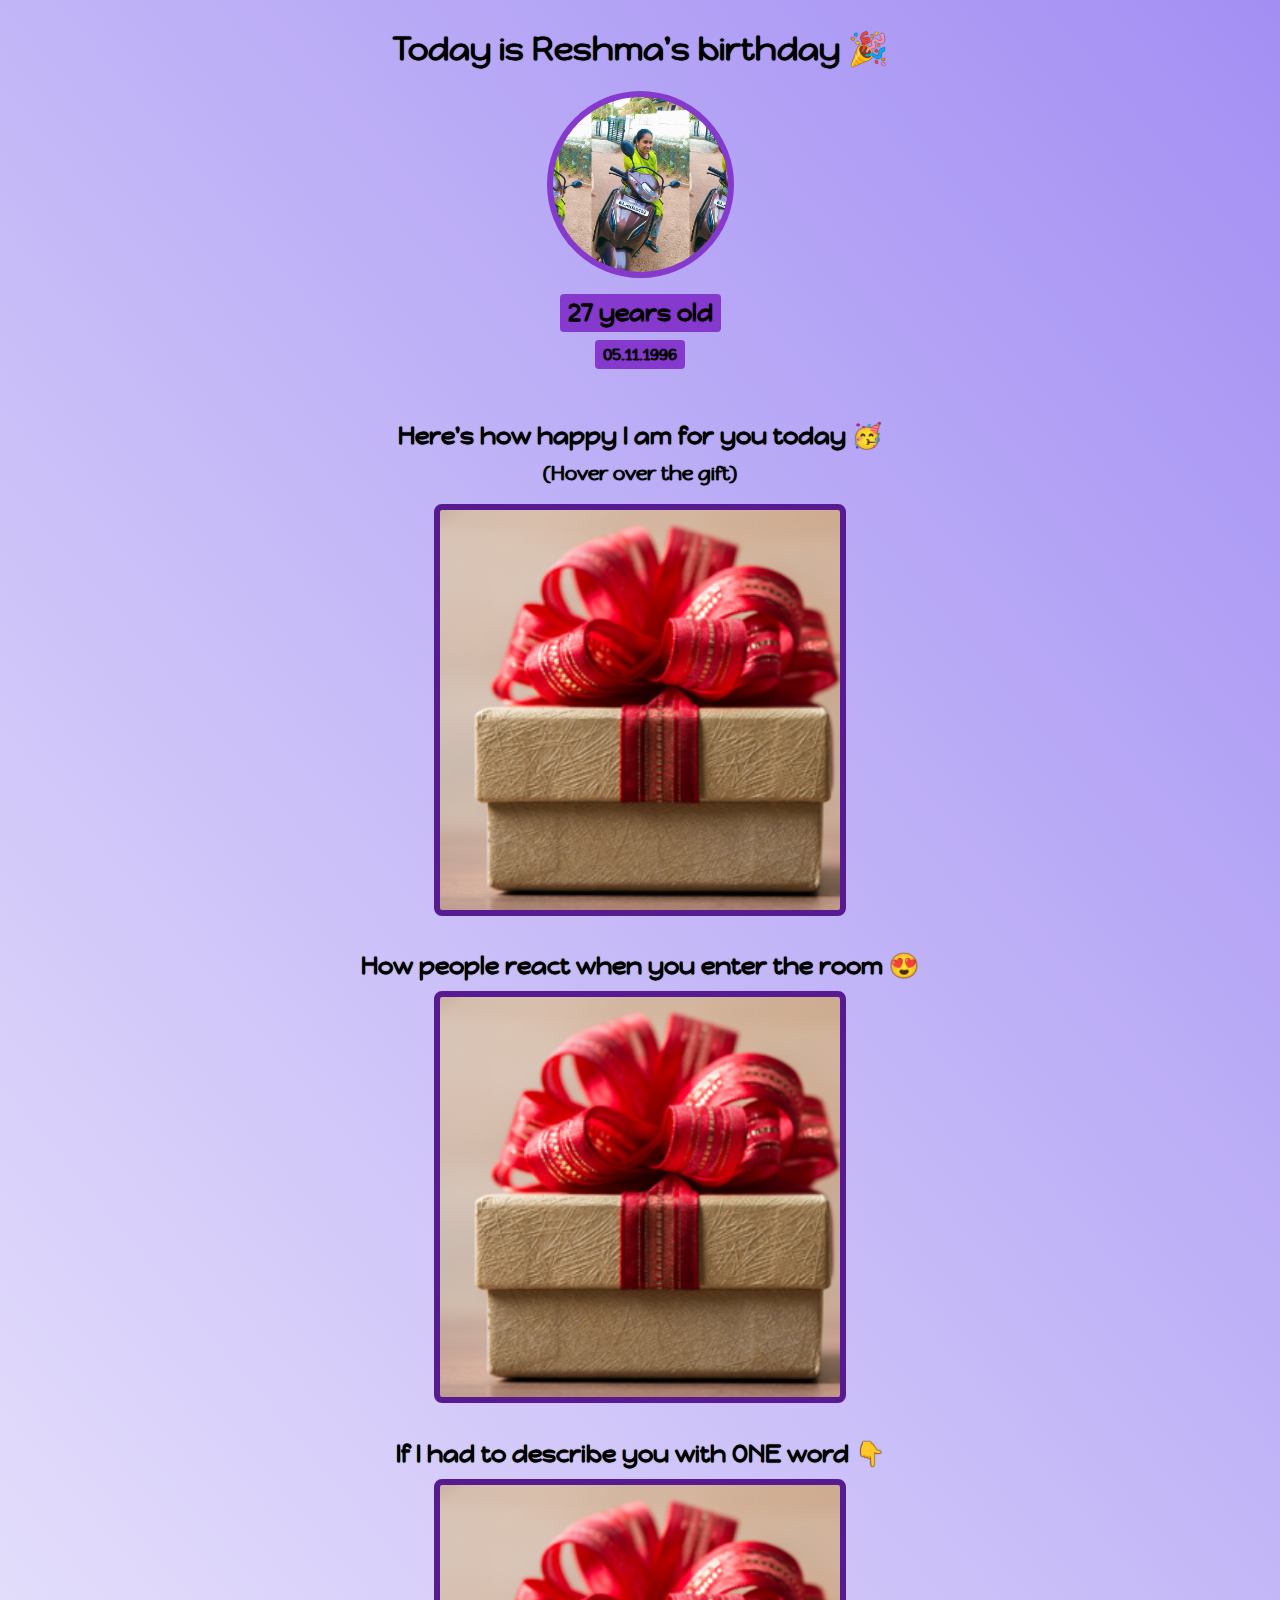
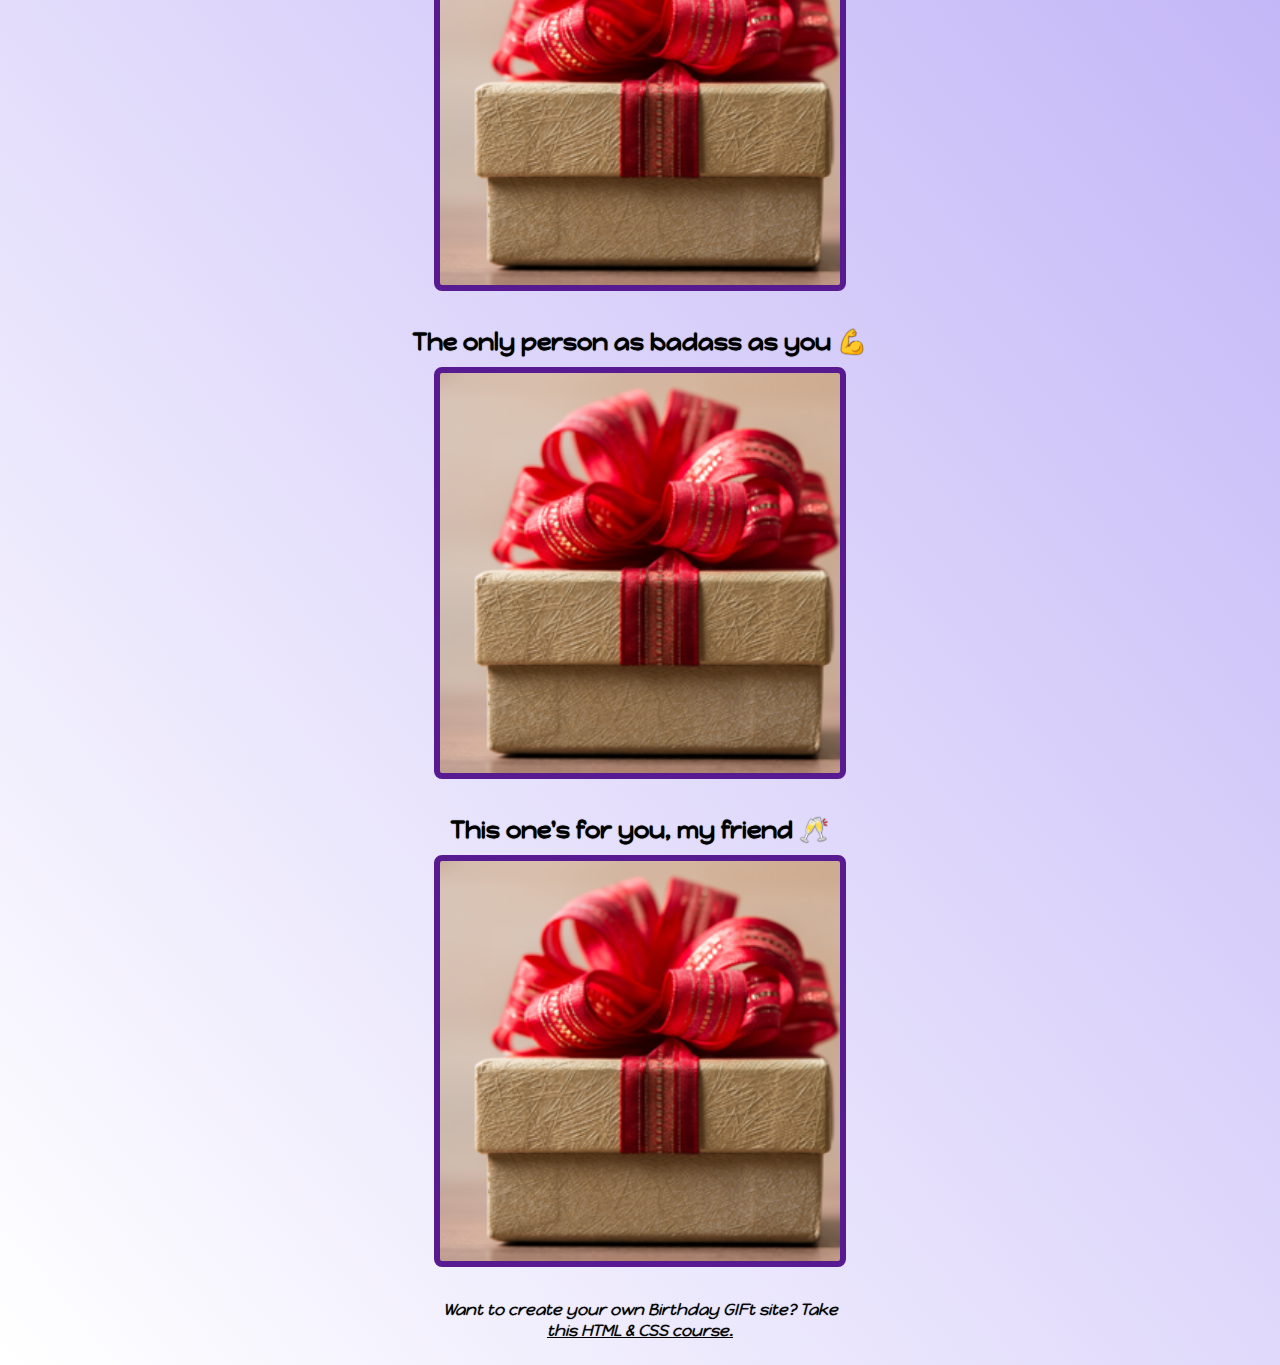
<file: birthday-gift/index.html>
<!doctype html>
<html>
    <title>birthday_gift</title>
    <head>
        <link rel="stylesheet" href="style.css">
        <link rel="preconnect" href="https://fonts.googleapis.com">
        <link rel="preconnect" href="https://fonts.gstatic.com" crossorigin>
        <link href="https://fonts.googleapis.com/css2?family=Happy+Monkey&display=swap" rel="stylesheet">
    </head>
    <body>
        <div id="header">
            <h1>Today is Reshma's birthday 🎉</h1>
            <div id="bff-img"></div>
            <h2 id="bday-age">27 years old</h2>
            <h4 id="bday-date">05.11.1996</h4>    
        </div>
        <div class="gift-section">
            <h2 class="gift-title">Here's how happy I am for you today 🥳</h2>
            <h3 class="gift-subtitle">(Hover over the gift)</h3>
            <div class="gift-item" id="gift-happy"></div>

            <h2 class="gift-title">How people react when you enter the room 😍</h2>
            <div class="gift-item" id="gift-hot"></div>

            <h2 class="gift-title">If I had to describe you with ONE word 👇</h2>
            <div class="gift-item" id="gift-awesome"></div>

            <h2 class="gift-title">The only person as badass as you 💪</h2>
            <div class="gift-item" id="gift-badass"></div>

            <h2 class="gift-title">This one's for you, my friend 🥂</h2>
            <div class="gift-item" id="gift-toast"></div>
        </div>
        <div id="footer">
            <p>Want to create your own Birthday GIFt site? Take <a id="course-link" href="https://scrimba.com/learn/htmlandcss" target="_blank">this HTML & CSS course.</a></p>
        </div>
    </body>
</html>
</file>
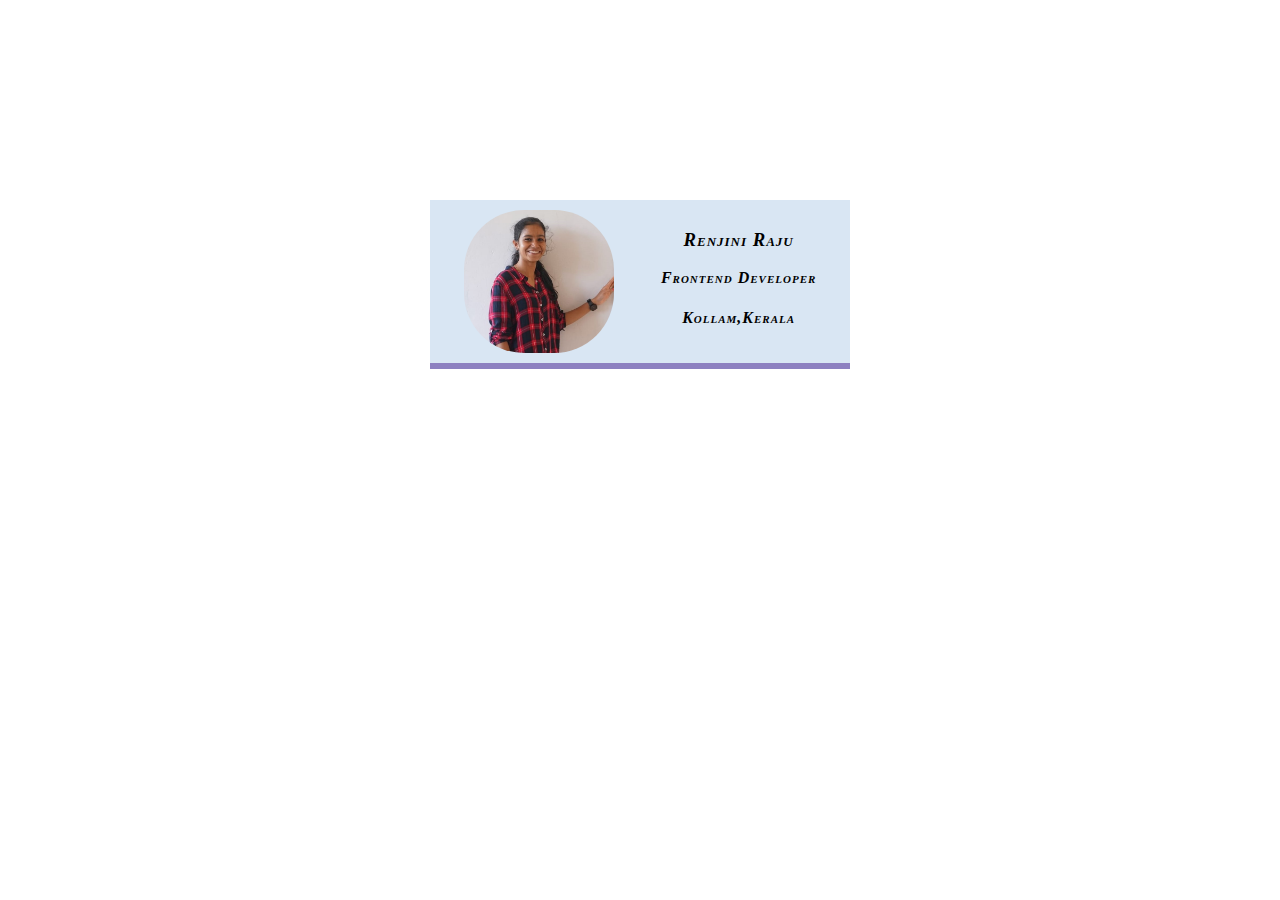
<file: biscard/index.html>
<html>
    <head>
        <title>biscard</title>
        <link rel="stylesheet" href="style.css" />
    </head>
    <body>
        <div class="card">
            <img class="avatar" src="renjini pic_1.jpeg">
            <div >
                <h3>Renjini Raju</h3>
                <p>Frontend Developer</p>
                <h4>Kollam,Kerala</h4>
            </div>
        </div>
    </body>
</html>
</file>
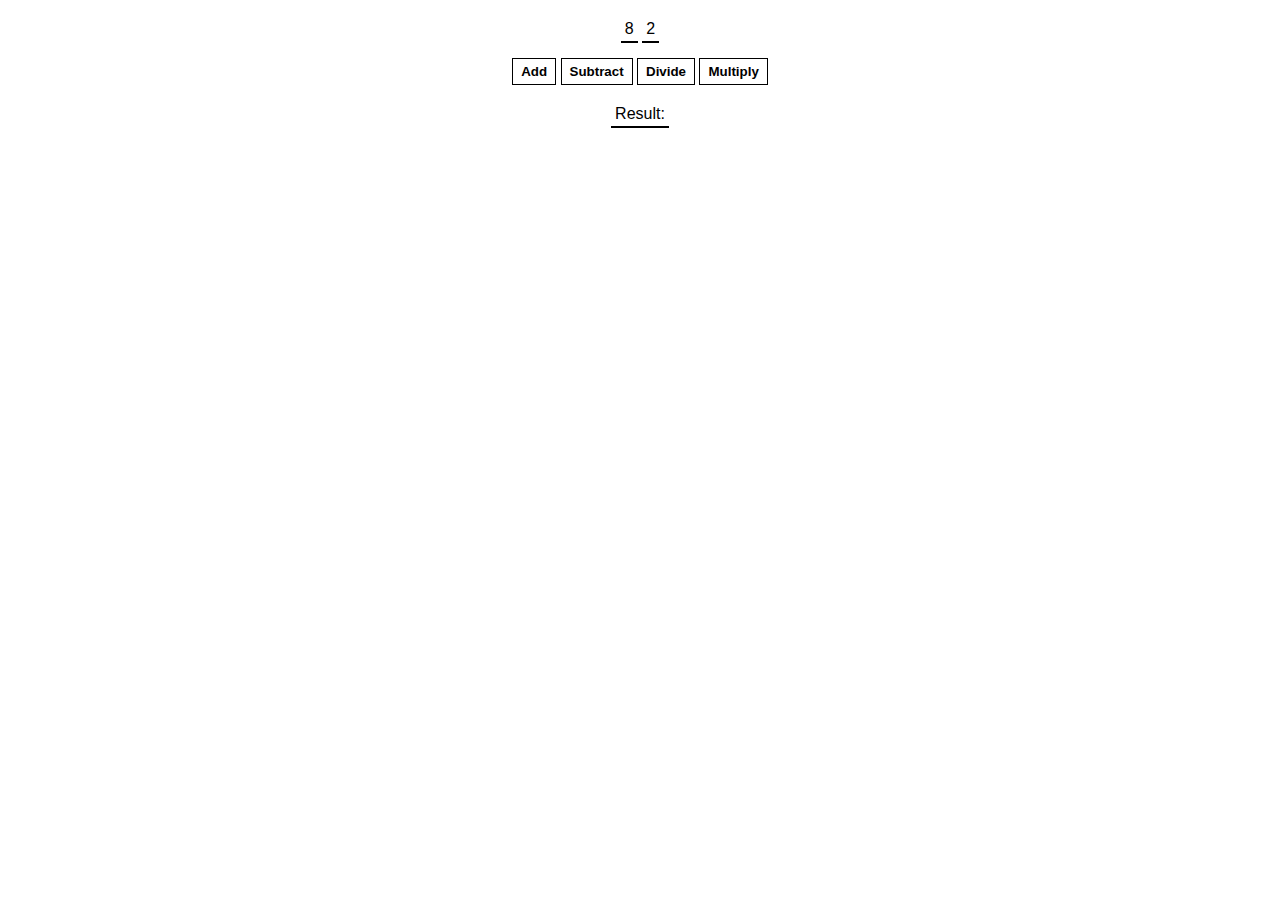
<file: Calculator/index.html>
<!DOCTYPE html> 
 <html lang="en"> 
 <head> 
     <meta charset="UTF-8"> 
     <meta name="viewport" content="width=device-width, initial-scale=1.0"> 
     <title>calculator</title> 
     <link rel="stylesheet" href="style.css"> 
 </head> 
 <body> 
     <span id="num1-el"></span> 
     <span id="num2-el"></span> 
     <br> 
     <button onclick="add()">Add</button> 
     <button onclick="subtract()">Subtract</button> 
     <button onclick="divide()">Divide</button> 
     <button onclick="multiply()">Multiply</button> 
     <br> 
     <span id="sum-el">Result: </span> 
     <script src="./index.js"></script> 
 </body> 
 </html>
</file>
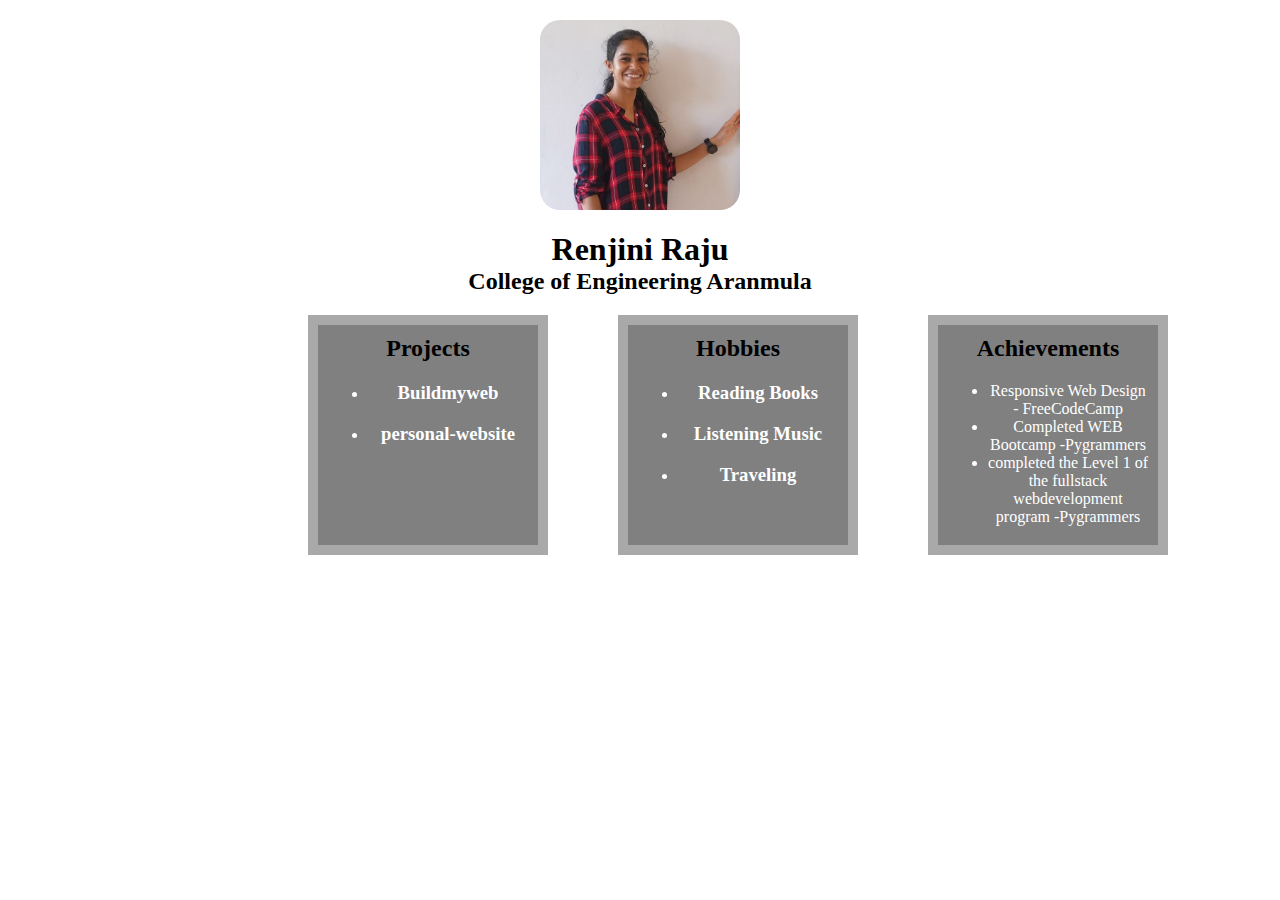
<file: createstat/index.html>
<html>
 <head>
  <link rel="stylesheet" href="style.css">
</head>
<body>
  <img src="renjini pic_1.jpeg">
  <h1>Renjini Raju</h1>
  <h2>College of Engineering Aranmula</h2>
  <div class="boxes">
    <div class="box1">
      <h2>Projects</h1>
      <ul>
        <li><h3>Buildmyweb</h3></li>
        <li><h3>personal-website</h3></li>
       </ul>
    </div>
    <div class="box2">
      <h2>Hobbies</h2>
        <ul>
          <li><h3>Reading Books</h3></li>
          <li><h3>Listening Music</h3></li>
          <li><h3>Traveling</h3></li>
          
        </ul>

    </div>
    <div class="box3">
      <h2>Achievements</h1>
        <ul>
          <li>Responsive Web Design - FreeCodeCamp</li>
          <li>Completed WEB Bootcamp -Pygrammers</li>
          <li>completed the Level 1 of the fullstack webdevelopment program -Pygrammers</li>
        </ul>

    </div>
  </div>
</body>
</html>
</file>
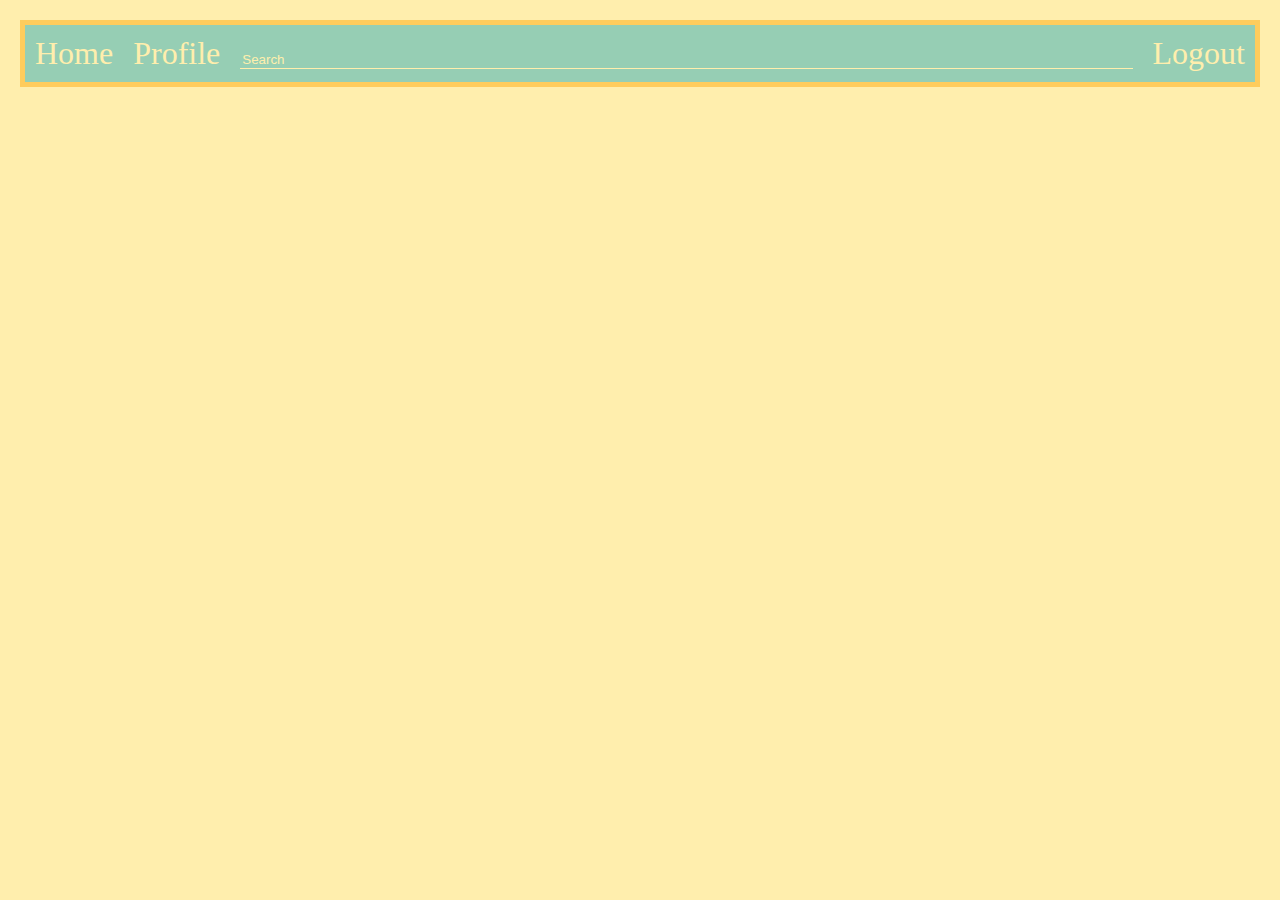
<file: cssflex/index.html>
<html>
    <head>
        <title>cssflex</title>
    </head>
        <link rel="stylesheet" href="style.css">
    </head>
    <body>
        <nav>
            <ul class="container">
                <li>Home</li>
                <li>Profile</li>
                <li class="search">
                    <input type="text" class="search-input" placeholder="Search">
                </li>
                <li>Logout</li>
            </ul>
        </nav>
    </body>
</html>
</file>
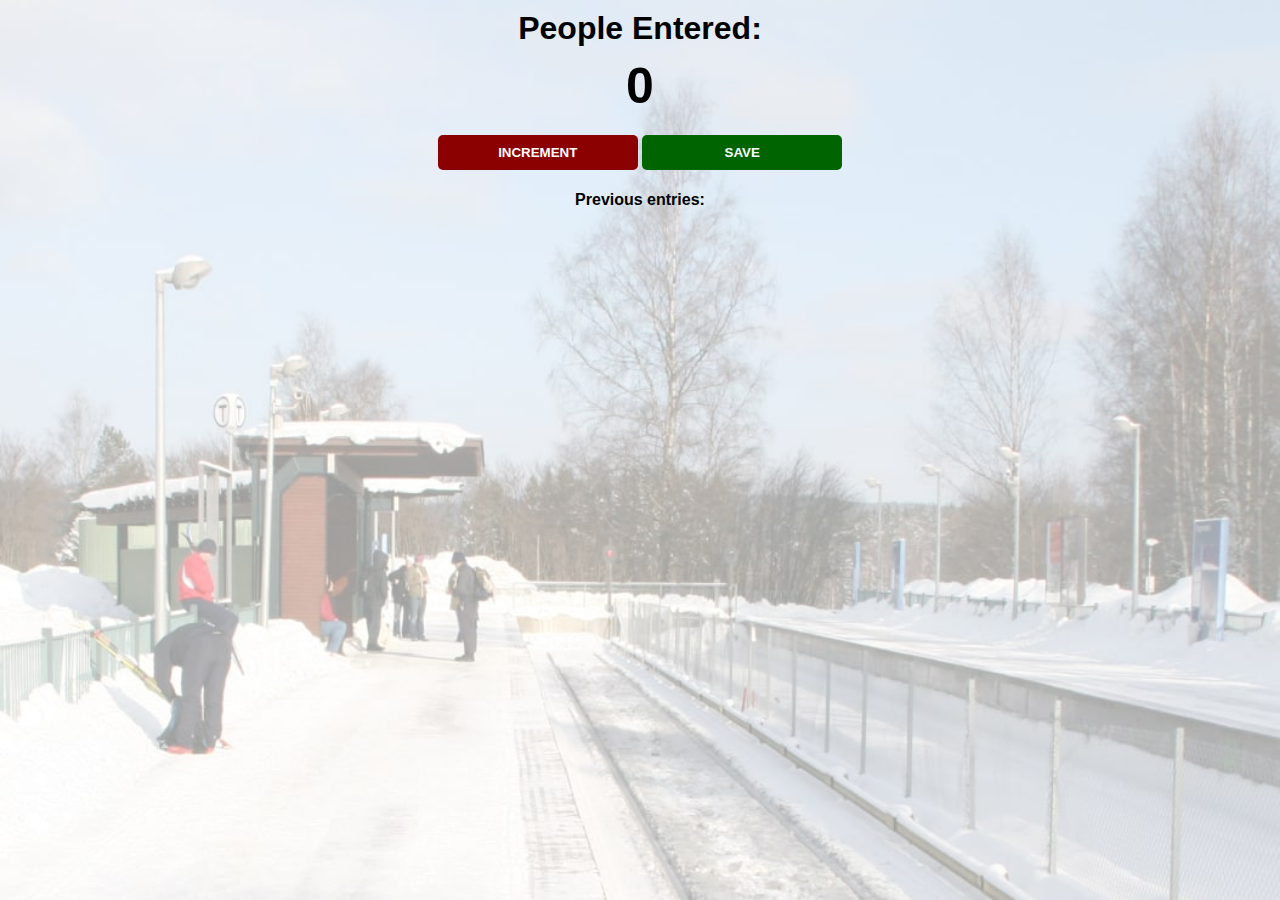
<file: passenger_count/index.html>
<html>
    <title>passenger_count</title>
    <head>
        <link rel="stylesheet" href="style.css">
    </head>
    <body>
        
        <h1>People Entered:</h1>
        <h2 id="count-el">0</h2>
        <button id="increment-btn" onclick="increment()">INCREMENT</button>
        <button id="save-btn" onclick="save()">SAVE</button>
        <p id="save-el">Previous entries:</p>
        <script src="index.js"></script>
    </body>
</html>
</file>
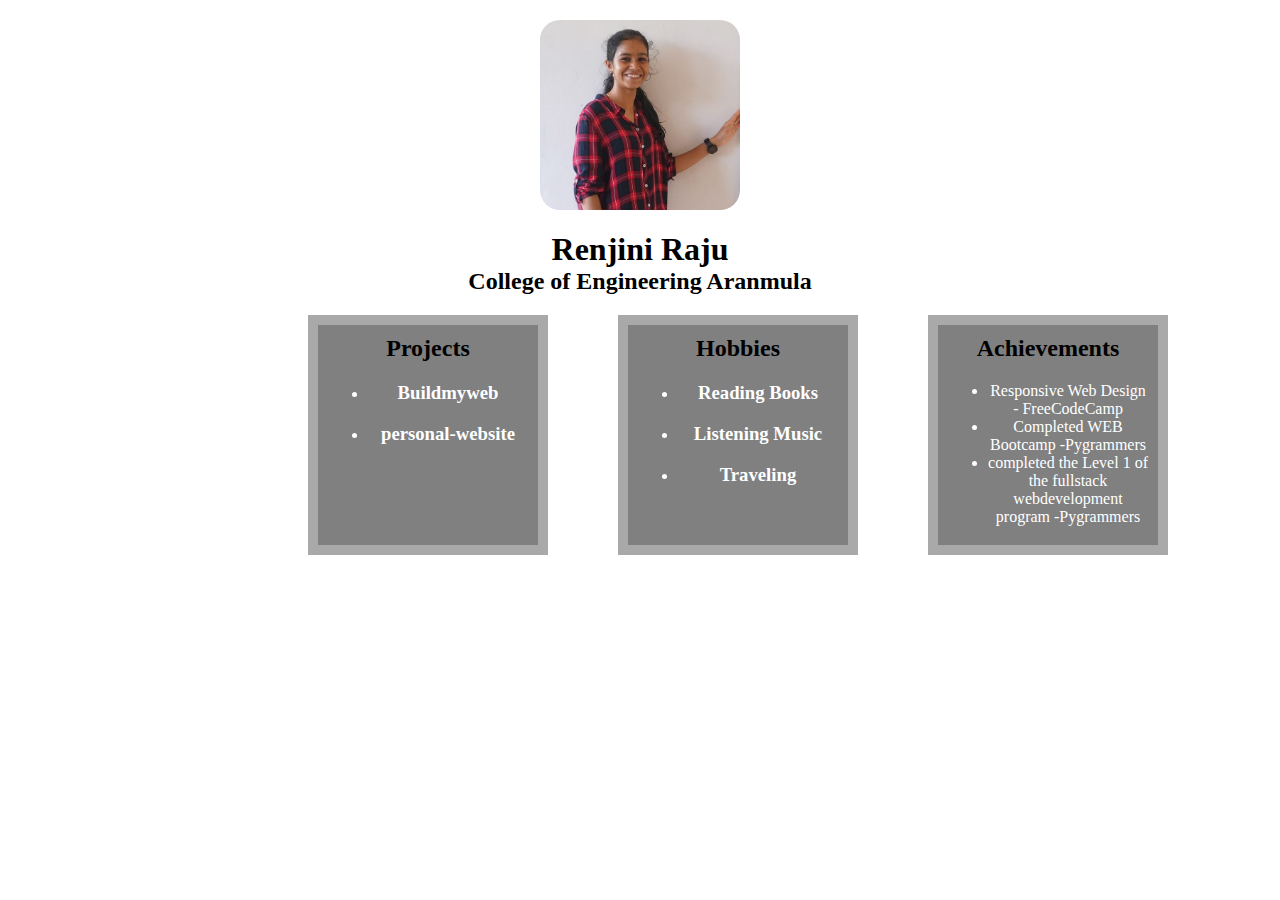
<file: stylestat/index.html>
<html>
 <head>
    <title>stylestat</title>
  <link rel="stylesheet" href="style.css">
</head>
<body>
  <img src="renjini pic_1.jpeg">
  <h1>Renjini Raju</h1>
  <h2>College of Engineering Aranmula</h2>
  <div class="boxes">
    <div class="box1">
      <h2>Projects</h1>
      <ul>
        <li><h3>Buildmyweb</h3></li>
        <li><h3>personal-website</h3></li>
       </ul>
    </div>
    <div class="box2">
      <h2>Hobbies</h2>
        <ul>
          <li><h3>Reading Books</h3></li>
          <li><h3>Listening Music</h3></li>
          <li><h3>Traveling</h3></li>
          
        </ul>

    </div>
    <div class="box3">
      <h2>Achievements</h1>
        <ul>
          <li>Responsive Web Design - FreeCodeCamp</li>
          <li>Completed WEB Bootcamp -Pygrammers</li>
          <li>completed the Level 1 of the fullstack webdevelopment program -Pygrammers</li>
        </ul>

    </div>
  </div>
</body>
</file>
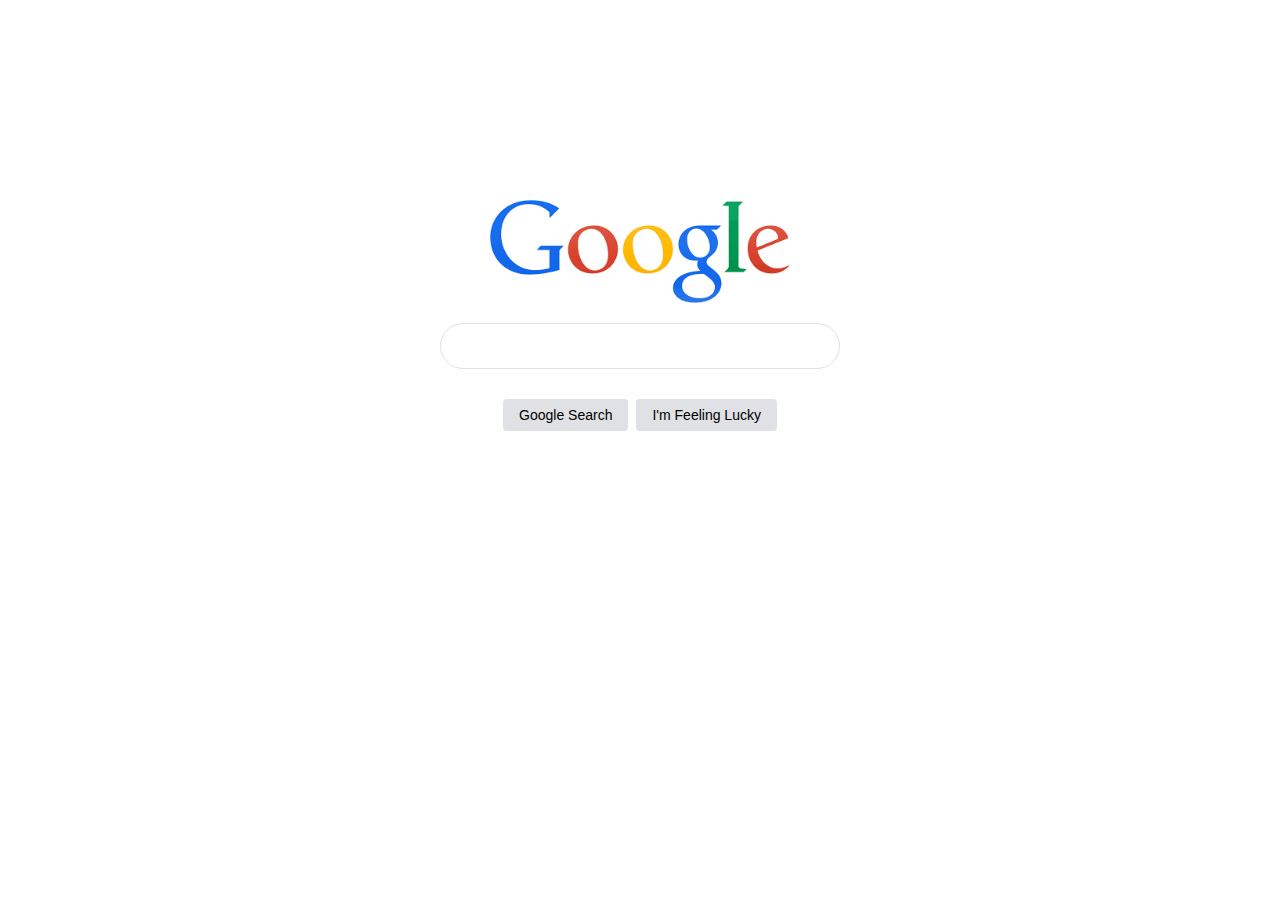
<file: web_clone/index.html>
<html>
    <head>
        <title>web_clone</title>
        <link rel="stylesheet" href="style.css" />
    </head>
    <body>
        <div class="main">
            <img class="logo-img" src="google.png" />
            <input class="search-input" type="text" />
            <div class="btn-wrapper">
                <button class="btn">Google Search</button>
                <button class="btn">I'm Feeling Lucky</button>
            </div>
        </div>
    </body>
</html>
</file>
<file: birthday-gift/style.css>
body {
    font-family: 'Happy Monkey', cursive;
    text-align: center;
    color:black;
    background: linear-gradient(50deg, #ffffff, #a38ff3);
}

#bff-img {
    width: 175px;
    height: 175px;
    background-image: url(reshma.jpeg);
    background-size: contain;
    background-position: center;
    border-radius: 50%;
    border: 6px solid #8639cd;
}

h1, h2, h3, h4, p {
    text-shadow: 0 0 1px black;
}

#bday-age {
    background-color: #8639cd;
    padding: 4px 8px;
    border-radius: 4px;
    margin: 16px 0 8px 0;
}

#bday-date {
    background-color: #8639cd;
    padding: 4px 8px;
    border-radius: 4px;
    margin: 0px;
}

#header {
    display: flex;
    flex-direction: column;
    align-items: center;
}

.gift-section {
    margin-top: 32px;
    display: flex;
    flex-direction: column;
    align-items: center;
}

.gift-title {
    margin-bottom: 10px;
}

.gift-subtitle {
    margin-top: 0;
}

.gift-item {
    width: 400px;
    height: 400px;
    border: 6px solid #571a91;
    border-radius: 8px;
    margin-bottom: 16px;
    background-image: url(b_gift\(1\).png);
    background-size: cover;
}

#gift-happy:hover {
    background-image: url(happy.gif);
    background-position: center;
}

#gift-hot:hover {
    background-image: url(gift-hot.gif);
    background-position: center;
}

#gift-awesome:hover {
    background-image: url(genius.gif);
    background-position: center;
}

#gift-badass:hover {
    background-image: url(badass.webp);
    background-position: center;
}

#gift-toast {
    height: 400px;
}

#gift-toast:hover {
    background-image: url(cheers.gif);
    background-position: center;
}

#footer {
    width: 400px;
    font-style: italic;
    margin: 16px auto 24px auto;
}

#course-link {
    color: black;
}
</file>
<file: biscard/style.css>
body {
    margin:20px;
    background-color:white;
    }
    
    .avatar {
    width:150px;
    border-radius: 60px;
    }
    
    .card {
    width:400px;
    margin:200px auto;
    padding:20px;
    display:flex;
    justify-content:space-around;
    text-align:center;
    background:#d9e6f3;
    border-bottom:6px solid #8d80c0;
    padding:10px;
    font-family:'trebuchet ms';
    font-style:oblique;
    font-weight:bolder;
    font-variant:small-caps;
    letter-spacing:1px;
    cursor:pointer
    }
</file>
<file: Calculator/style.css>
body{
    font-family: Arial,Helvetica,sans-serif;
    padding: 20px 0;
    margin:0;
    text-align:center;
  }
  span{
    border-bottom: 2px solid black;
    padding: 4px;
  }
  
  button{
    margin: 20px 0;
    background: white;
    color: black;
    border: 1px solid black;
    font-weight: bold;
    cursor: pointer;
    padding:5px 8px;
  }
</file>
<file: createstat/style.css>
body{
    text-align:center;
    margin-top:20px;
  }
  img{
    width: 200px;
    border-radius: 20px;
  }
  h1,h2{
    font-family:cursive;
    color: black;
  }
  h1{
    margin-bottom: 0px;
  }
  h2{
    margin-top: 0px;
  }
  .boxes{
    display:flex;
    
    
  }
  .box1{
    margin-left:300px;
    border:10px solid darkgrey;
    padding:10px;
    width: 200px;
    height:200px;
    background: grey;
    color:white;
    justify-content:space-around;
  }
  .box2{
    margin-left:70px;
    border:10px solid darkgrey;
    padding:10px;
    width: 200px;
    height:200px;
    background: grey;
    color:white;
    justify-content:space-around;
  }
  .box3{
    margin-left:70px;
    border:10px solid darkgrey;
    padding:10px;
    width: 200px;
    height:200px;
    background: grey;
    color:white;
    justify-content:space-around;
  }
</file>
<file: cssflex/style.css>
.container > li {
    padding: 10px;
    text-align: center;
    font-size: 2em;
    color: #ffeead;
    box-sizing: border-box;
    background-color: #96ceb4;
    list-style-type: none;
  }
  
  html, body {
    background-color: #ffeead;
    margin: 10px;
  }
  
  .container {
    padding: 0;
  }
  .search-input {
    background: #ff6e68;
    border: 0;
    width: 100%;
    outline: 0;
    background: transparent;
    border-bottom: 1px solid #ffeead;
    color: #ffeead;
  }
  ::placeholder{
    color: #ffeead;
  }
  
  .search-input:focus {
    outline: none;
  }
  
  .container > li {
    background-color: #96ceb4;
  }
  
  
  .container {
    border: 5px solid #ffcc5c;
    display: flex;
  }
  
  .search {
    flex: 1;
  }
</file>
<file: passenger_count/style.css>
body {
    background-image: url("station.jpg");
    background-size:cover;
    background-repeat: no-repeat;
    font-family: -apple-system, BlinkMacSystemFont, 'Segoe UI', Roboto, Oxygen, Ubuntu, Cantarell, 'Open Sans', 'Helvetica Neue', sans-serif;
    font-weight: bold;
    text-align: center;
}
h1 {
    margin-top: 10px;
    margin-bottom: 10px;
}

h2 {
    font-size: 50px;
    margin-top: 0;
    margin-bottom: 20px;
}

button {
    border: none;
    padding-top: 10px;
    padding-bottom: 10px;
    color: white;
    font-weight: bold;
    width: 200px;
    margin-bottom: 5px;
    border-radius: 5px;
}

#increment-btn {
    background: darkred;
}

#save-btn {
    background: darkgreen;
}
</file>
<file: stylestat/style.css>
body{
    text-align:center;
    margin-top:20px;
  }
  img{
    width: 200px;
    border-radius: 20px;
  }
  h1,h2{
    font-family:cursive;
    color: black;
  }
  h1{
    margin-bottom: 0px;
  }
  h2{
    margin-top: 0px;
  }
  .boxes{
    display:flex;
    
    
  }
  .box1{
    margin-left:300px;
    border:10px solid darkgrey;
    padding:10px;
    width: 200px;
    height:200px;
    background: grey;
    color:white;
    justify-content:space-around;
  }
  .box2{
    margin-left:70px;
    border:10px solid darkgrey;
    padding:10px;
    width: 200px;
    height:200px;
    background: grey;
    color:white;
    justify-content:space-around;
  }
  .box3{
    margin-left:70px;
    border:10px solid darkgrey;
    padding:10px;
    width: 200px;
    height:200px;
    background: grey;
    color:white;
    justify-content:space-around;
  }
</file>
<file: web_clone/style.css>
.main {
    margin-top: 200px;    
}

.logo-img {
    display: block;
    width: 300px;
    margin-bottom: 20px;
    margin-left: auto;
    margin-right: auto;
}

.search-input {
    display: block;
    width: 400px;
    margin-left: auto;
    margin-right: auto;
    line-height: 24px;
    padding-top: 10px;
    padding-bottom: 10px;
    padding-left: 30px;
    padding-right: 30px;
    border: 1px solid #dfe1e5;
    border-radius: 24px;
}

.btn-wrapper {
    display: flex;
    justify-content: center;
}

.btn {
    margin-left: 4px;
    margin-right: 4px;
    margin-top: 30px;
    background: #dfe1e5;
    border: none;
    padding-top: 8px;
    padding-bottom: 8px;
    padding-left: 16px;
    padding-right: 16px;
    border-radius: 4px;
    font-size: 14px;
}
</file>
